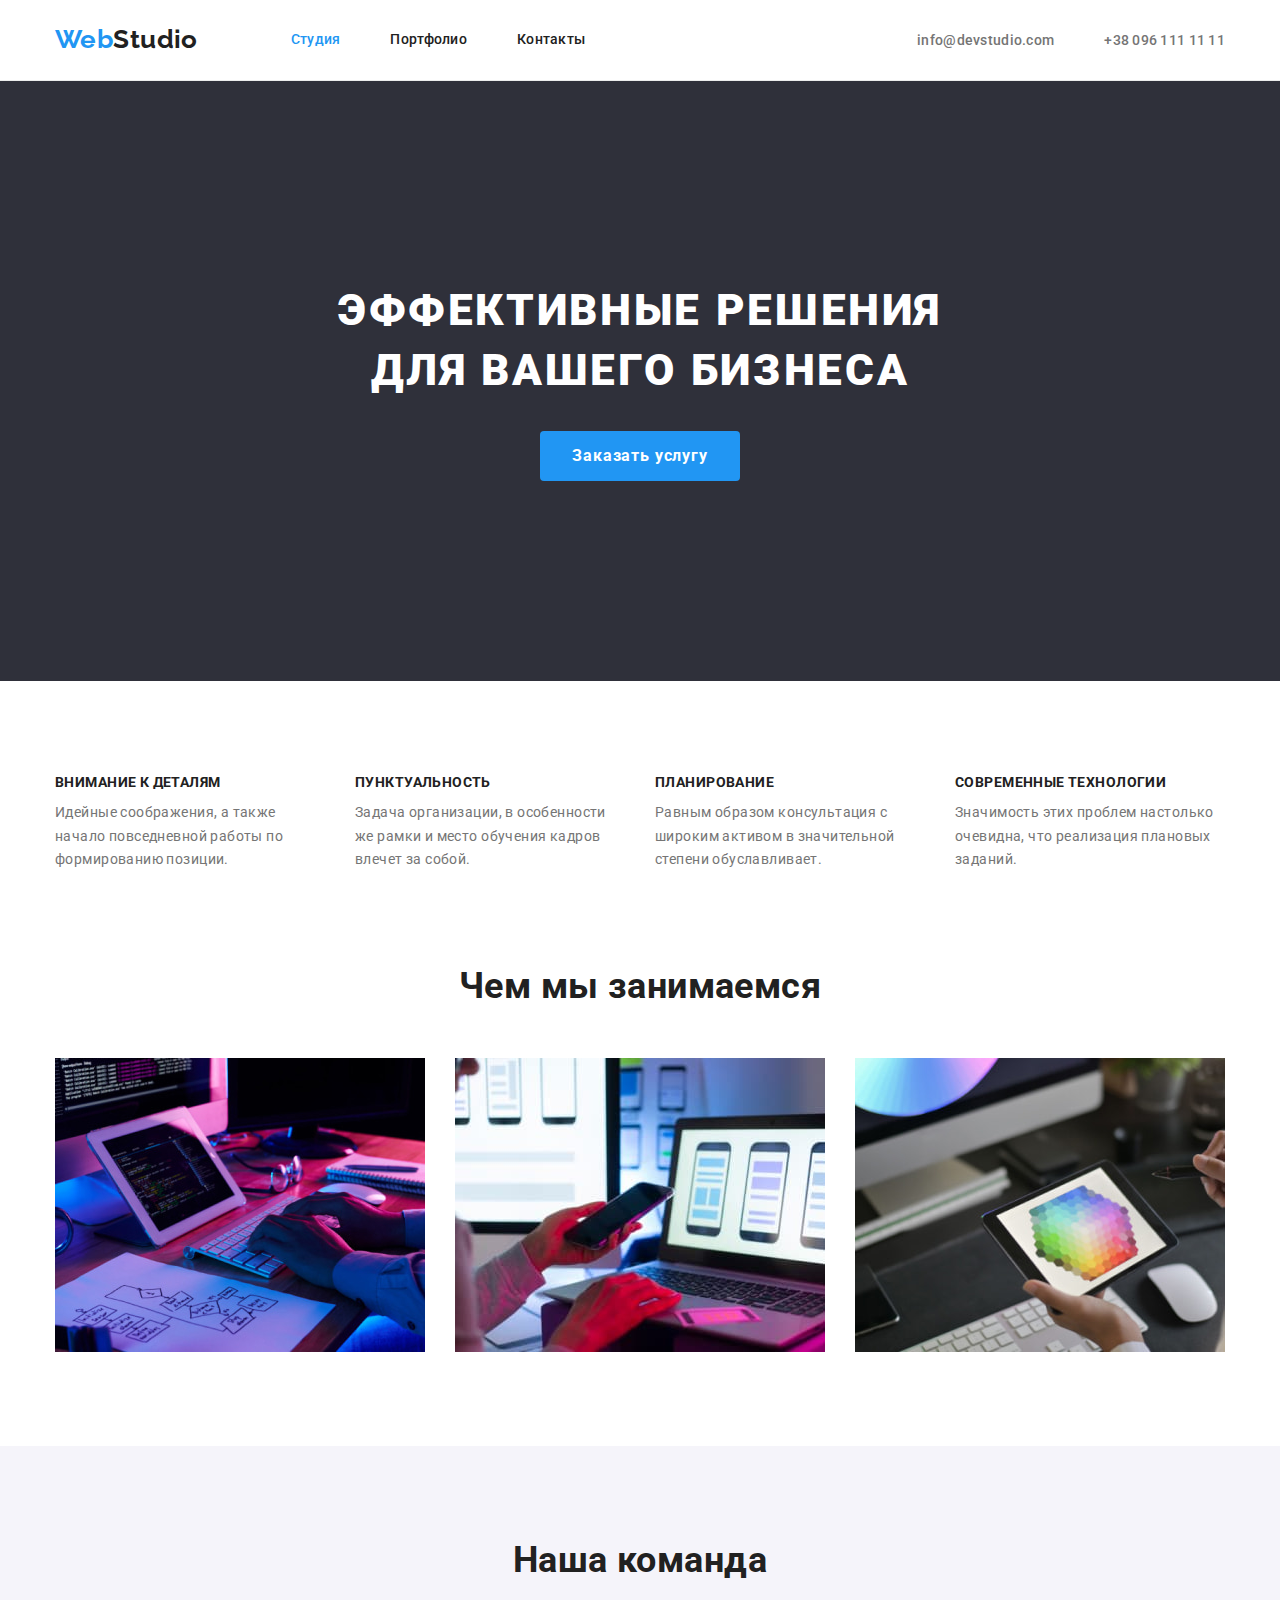
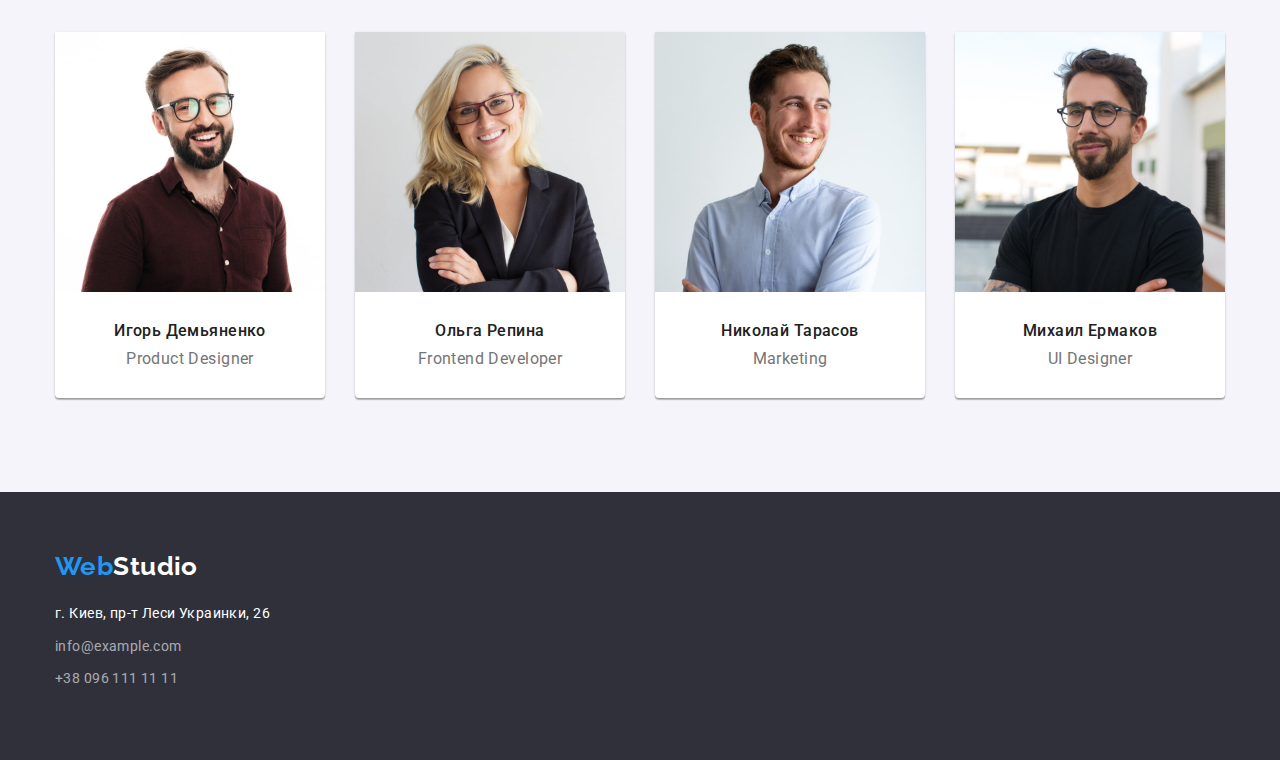
<file: index.html>
<!DOCTYPE html>
<html lang="ru">
  <head>
    <meta charset="UTF-8" />
    <meta http-equiv="X-UA-Compatible" content="IE=edge" />
    <meta name="viewport" content="width=device-width, initial-scale=1.0" />
    <title>Document</title>
    <link
      href="https://fonts.googleapis.com/css2?family=Raleway:wght@700&family=Roboto:wght@400;500;700;900&display=swap"
      rel="stylesheet"
    />
    <link rel="stylesheet" href="https://cdnjs.cloudflare.com/ajax/libs/modern-normalize/1.1.0/modern-normalize.min.css">
    <link rel="stylesheet" href="./css/styles.css" />
  </head>
  <body>
    <header class="header">
      <div class="container main-nav">
        <nav class="main-nav">
          <a class="logo" href="/"><span class="accent">Web</span>Studio</a>
          <ul class="site-nav list">
            <li class="item">
              <a class="link current" href="./index.html">Студия </a>
            </li>
            <li class="item">
              <a class="link" href="./portfolio.html">Портфолио</a>
            </li>
            <li class="item">
              <a class="link" href="/">Контакты</a>
            </li>
          </ul>
        </nav>
        <ul class="list list-info">
          <li class="item">
            <a class="info" href="emailto:info@devstudio.com">info@devstudio.com </a>
          </li>
          <li class="item">
            <a class="info" href="tel:+380961111111"> +38 096 111 11 11</a>
          </li>
        </ul>
      </div>
    </header>
    <main>
      <section class="hero">
          <div class="container">
            <h1 class="hero-title">Эффективные решения для вашего бизнеса</h1>
            <button class="button" type="button">Заказать услугу</button>
          </div>
      </section>
      <section class="section">
         <div class="container">
            <h2 class="visually-hidden">Наши преимущества</h2>
            <ul class="list features">
              <li class="item-features">
                <h3 class="section-title features">Внимание к деталям</h3>
                <p class="text features">
                  Идейные соображения, а также начало повседневной работы по формированию позиции.
                </p>
              </li>
              <li class="item-features">
                <h3 class="section-title features">Пунктуальность</h3>
                <p class="text features">
                  Задача организации, в особенности же рамки и место обучения кадров влечет за собой.
                </p>
              </li>
              <li class="item-features">
                <h3 class="section-title features">Планирование</h3>
                <p class="text features">
                  Равным образом консультация с широким активом в значительной степени обуславливает.
                </p>
              </li>
              <li class="item-features">
                <h3 class="section-title features">Современные технологии</h3>
                <p class="text features">
                  Значимость этих проблем настолько очевидна, что реализация плановых заданий.
                </p>
              </li>
            </ul>
         </div>
      </section>
      <section class="section images-section">
         <div class="container">
            <h2 class="section-title">Чем мы занимаемся</h2>
            <ul class="list images">
              <li class="list-img">
                <img src="./images/img1.jpg " alt="верстка, дизайн, внешнее оформление" width="370" height="294" />
              </li>
              <li class="list-img">
                <img src="./images/img2.jpg " alt="Разметка страницы" width="370" height="294" />
              </li>
              <li class="list-img">
                <img src="./images/img3.jpg " alt="Робота за ПК" width="370" height="294" />
              </li>
            </ul>
         </div>
      </section>
      <section class="section-team section">
         <div class="container">
            <h2 class="section-title">Наша команда</h2>
            <ul class="list team">
              <li class="list-team">
                <img src="./images/photo1.jpg " alt="работник 1" width="270" height="260" />
                <h3 class="section-title worker">Игорь Демьяненко</h3>
                <p class="text-el">Product Designer</p>
              </li>
              <li class="list-team">
                <img src="./images/photo2.jpg " alt="работник 2" width="270" height="260" />
                <h3 class="section-title worker">Ольга Репина</h3>
                <p class="text-el">Frontend Developer</p>
              </li>
              <li class="list-team">
                <img src="./images/photo3.jpg " alt="работник 3" width="270" height="260" />
                <h3 class="section-title worker">Николай Тарасов</h3>
                <p class="text-el">Marketing</p>
              </li>
              <li class="list-team">
                <img src="./images/photo4.jpg " alt="работник 4" width="270" height="260" />
                <h3 class="section-title worker">Михаил Ермаков</h3>
                <p class="text-el">UI Designer</p>
              </li>
            </ul>
         </div>
      </section>
    </main>

    <footer class="footer">
       <div class="container">
          <a class="logo logo-footer" href="/"><span class="accent">Web</span><span class="logo-accent">Studio</span>
          </a>
          <address>
            <ul class="list">
              <li class="footer-contact">
                <a class="address" href="https://bit.ly/3pXMvUd" target="_blank" rel="noopener noreferrer">г. Киев, пр-т Леси
                  Украинки, 26
                </a>
              </li>
              <li class="footer-contact">
                <a class="item-contact" href="mailto:info@devstudio.com">info@example.com</a>
              </li>
              <li class="footer-contact">
                <a class="item-contact" href="tel:+380961111111">+38 096 111 11 11</a>
              </li>
            </ul>
          </address>
       </div>
    </footer>
  </body>
</html>
</file>
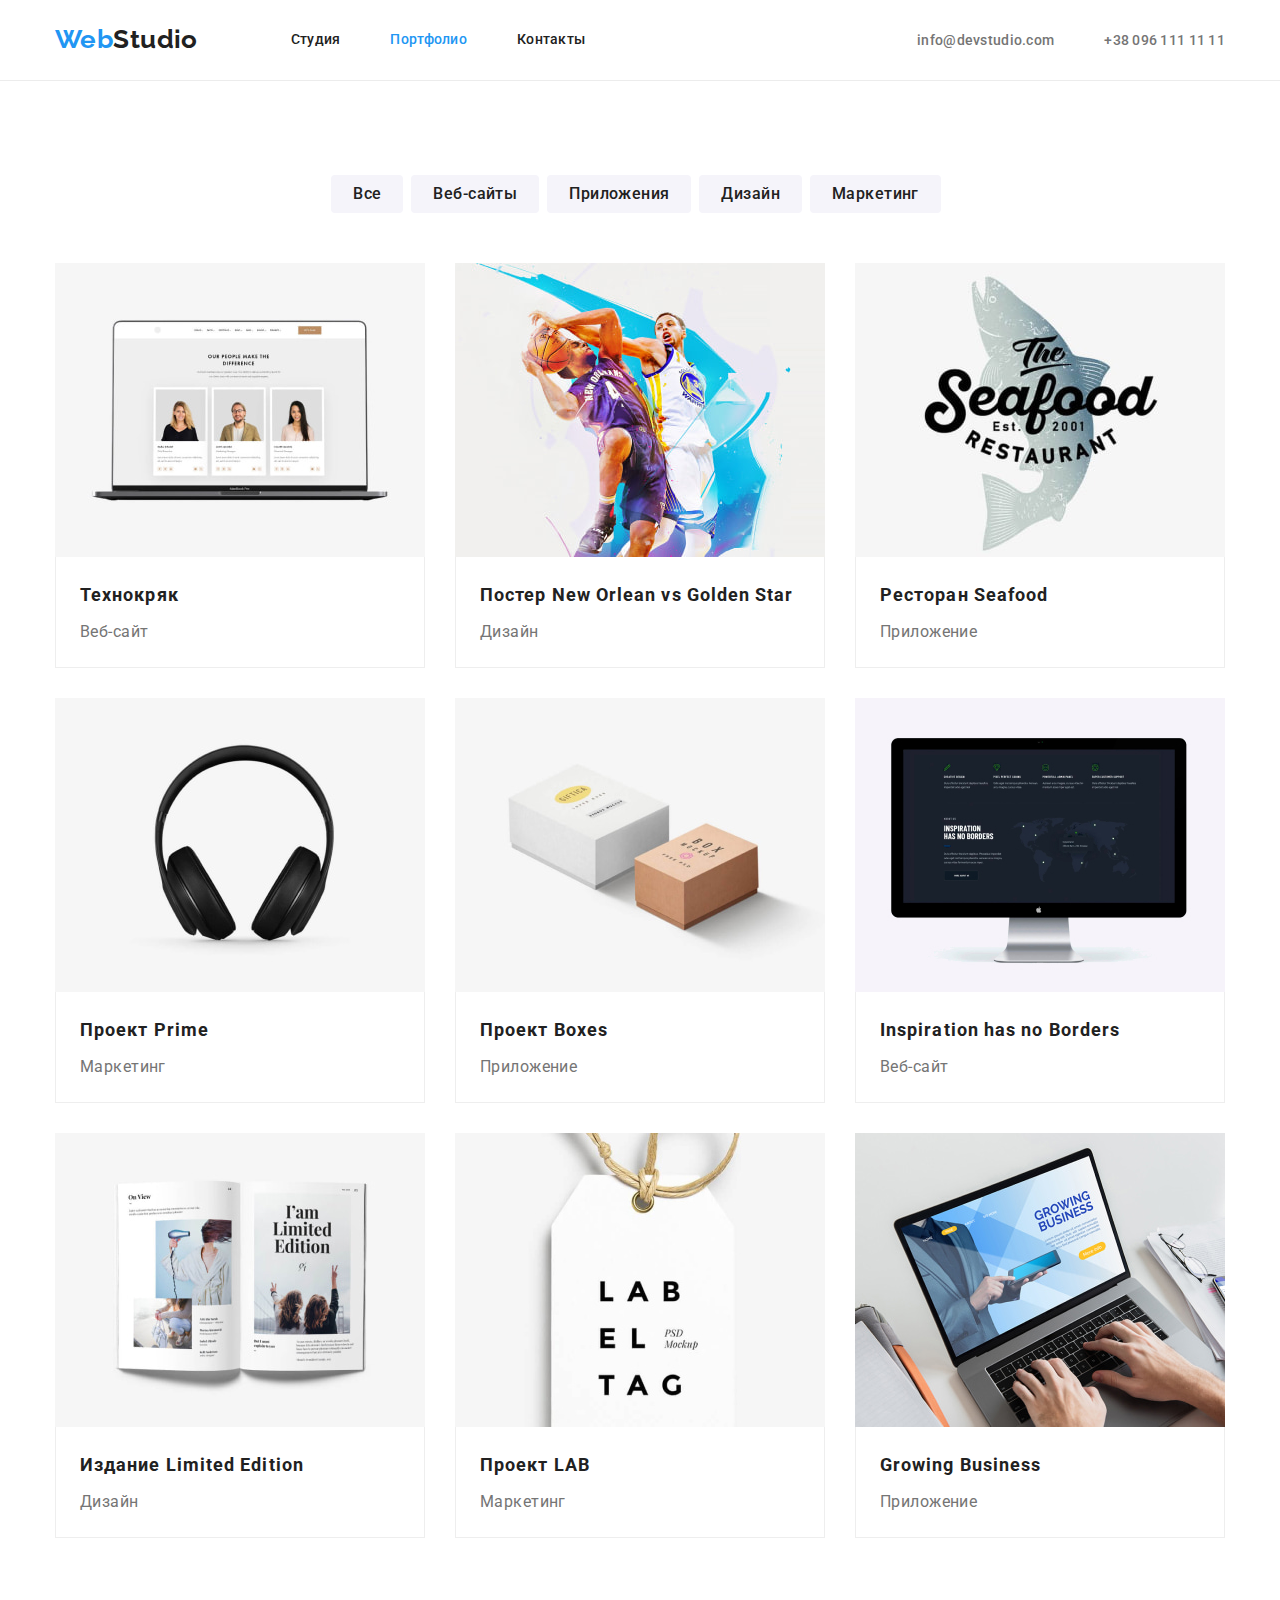
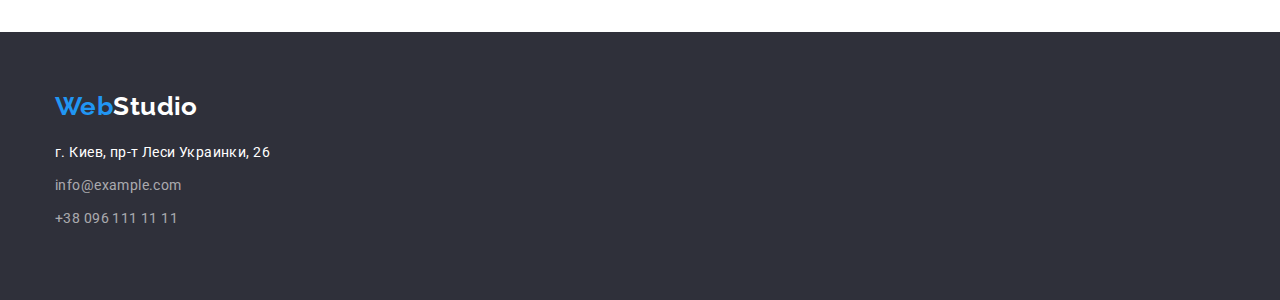
<file: portfolio.html>
<!DOCTYPE html>
<html lang="ru">
  <head>
    <meta charset="UTF-8" />
    <meta http-equiv="X-UA-Compatible" content="IE=edge" />
    <meta name="viewport" content="width=device-width, initial-scale=1.0" />
    <title>Document</title>
    <link
      href="https://fonts.googleapis.com/css2?family=Raleway:wght@700&family=Roboto:wght@400;500;700;900&display=swap"
      rel="stylesheet"
    />
    <link rel="stylesheet" href="https://cdnjs.cloudflare.com/ajax/libs/modern-normalize/1.1.0/modern-normalize.min.css">
    <link rel="stylesheet" href="./css/styles.css" />
  </head>
  <body>
    <header class="header">
        <div class="container  main-nav">
            <nav class="main-nav">
              <a class="logo" href="/"><span class="accent">Web</span>Studio </a>
              <ul class="site-nav list">
                <li class="item">
                  <a class="link" href="./index.html">Студия </a>
                </li>
                <li class="item">
                  <a class="link current" href="./portfolio.html">Портфолио</a>
                </li>
                <li class="item">
                  <a class="link" href="/">Контакты</a>
                </li>
              </ul>
            </nav>
            <ul class="list list-info">
              <li class="item">
                <a class="info" href="emailto:info@devstudio.com">info@devstudio.com </a>
              </li>
              <li class="item">
                <a class="info" href="tel:+380961111111"> +38 096 111 11 11</a>
              </li>
            </ul>
        </div>
    </header>

    <main>
      <section class="section">
          <div class="container">
              <h1 class="visually-hidden">Примеры работ</h1>
              <ul class="list list-button">
                <li>
                  <button class="button" type="button">Все</button>
                </li>
                <li>
                  <button class="button" type="button">Веб-сайты</button>
                </li>
                <li>
                  <button class="button" type="button">Приложения</button>
                </li>
                <li>
                  <button class="button" type="button">Дизайн</button>
                </li>
                <li>
                  <button class="button" type="button">Маркетинг</button>
                </li>
              </ul>
              
              <ul class="list list-cards">
                <li class="card">
                  <article>
                    <div class="card-thumb">
                      <img src="./images/img4.jpg" alt="Веб-сайт Технокряк" width="370" height="294" />
                      <div class="card-content">                    
                        <h2 class="section-title item">Технокряк</h2>
                        <p class="text-item">Веб-сайт</p>
                      </div>
                    </div>
                  </article>
                </li>
                <li class="card">
                  <article>
                    <div class="card-thumb">
                      <img src="./images/img5.jpg" alt="Постер New Orlean vs Golden Star" width="370" height="294" />
                      <div class="card-content">
                        <h2 class="section-title item">Постер New Orlean vs Golden Star</h2>
                        <p class="text-item">Дизайн</p>
                      </div>
                    </div>
                  </article>
                </li>
                <li class="card">
                  <article>
                    <div class="card-thumb">
                      <img src="./images/img6.jpg" alt="Приложение Ресторан Seafood" width="370" height="294" />
                      <div class="card-content">
                        <h2 class="section-title item">Ресторан Seafood</h2>
                        <p class="text-item">Приложение</p>
                      </div>
                    </div>
                  </article>
                </li>
                <li class="card">
                  <article>
                    <div class="card-thumb">
                      <img src="./images/img7.jpg" alt="Проект Prime" width="370" height="294" />
                      <div class="card-content">
                        <h2 class="section-title item">Проект Prime</h2>
                        <p class="text-item">Маркетинг</p>
                      </div>
                    </div>
                  </article>
                </li>
                <li class="card">
                  <article>
                    <div class="card-thumb">
                      <img src="./images/img8.jpg" alt="Проект Boxes" width="370" height="294" />
                      <div class="card-content">
                        <h2 class="section-title item">Проект Boxes</h2>
                        <p class="text-item">Приложение</p>
                      </div>
                    </div>
                  </article>
                </li>
                <li class="card">
                  <article>
                    <div class="card-thumb">
                      <img src="./images/img9.jpg" alt="Веб-сайт Inspiration has no Borders" width="370" height="294" />
                      <div class="card-content">
                        <h2 class="section-title item">Inspiration has no Borders</h2>
                        <p class="text-item">Веб-сайт</p>
                      </div>
                    </div>
                  </article>
                </li>
                <li class="card">
                  <article>
                    <div class="card-thumb">
                      <img src="./images/img10.jpg" alt="Издание Limited Edition" width="370" height="294" />
                      <div class="card-content">
                        <h2 class="section-title item">Издание Limited Edition</h2>
                        <p class="text-item">Дизайн</p>
                      </div>
                    </div>
                  </article>
                </li>
                <li class="card">
                  <article>
                    <div class="card-thumb">
                      <img src="./images/img11.jpg" alt="Проект LAB" width="370" height="294" />
                      <div class="card-content">
                        <h2 class="section-title item">Проект LAB</h2>
                        <p class="text-item">Маркетинг</p>
                      </div>
                    </div>
                  </article>
                </li>
                <li class="card">
                  <article>
                    <div class="card-thumb">
                      <img src="./images/img12.jpg" alt="Приложение Growing Business" width="370" height="294" />
                      <div class="card-content">
                        <h2 class="section-title item">Growing Business</h2>
                        <p class="text-item">Приложение</p>
                      </div>
                    </div>
                  </article>
                </li>
              </ul>
          </div>
      </section>
    </main>

    <footer class="footer">
        <div class="container">
            <a class="logo logo-footer" href="/"><span class="accent">Web</span><span class="logo-accent">Studio</span>
            </a>
            <address>
              <ul class="list">
                <li class="footer-contact">
                  <a class="address" href="https://bit.ly/3pXMvUd" target="_blank" rel="noopener noreferrer">г. Киев, пр-т Леси
                    Украинки, 26
                  </a>
                </li>
                <li class="footer-contact">
                  <a class="item-contact" href="mailto:info@devstudio.com">info@example.com</a>
                </li>
                <li class="footer-contact">
                  <a class="item-contact" href="tel:+380961111111">+38 096 111 11 11</a>
                </li>
              </ul>
            </address>
        </div>
    </footer>
  </body>
</html>
</file>
<file: css/styles.css>
:root {
  --primary-text-color: rgba(33, 33, 33, 1);
  --text-color: rgba(117, 117, 117, 1);
  --white-color: rgba(255, 255, 255, 1);
  --info-text-color: rgba(255, 255, 255, 0.6);
  --secondary-bg-color: rgba(245, 244, 250, 1);
  --accent-bg-color: rgba(47, 48, 58, 1);
  --accent-color: rgba(33, 150, 243, 1);
  --button-color: #188ce8;
}

body {
  color: var(--primary-text-color);
  background-color: var(--white-color);
  font-family: Roboto, sans-serif;
  font-size: 14px;
  letter-spacing: 0.03em;
}

.header {
  border-bottom: 1px solid #ECECEC;;
  background-color: var(--white-color);
}

.container {
  width: 1200px;
  padding-left: 15px;
  padding-right: 15px;
  margin-left: auto;
  margin-right: auto;
}

.main-nav {
  display: flex;
  align-items: center;
}

.logo {
  margin-right: 93px;
  color: var(--primary-text-color);
  font-family: Raleway, sans-serif;
  text-decoration: none;
  font-weight: 700;
  font-size: 26px;
  line-height: 1.15;
}

.logo .accent {
  color: var(--accent-color);
}

.header .list {
  letter-spacing: 0.02em;
}

.list {
  list-style: none;
  padding: 0;
  margin: 0;
}

.site-nav {
  display: flex;
}

.site-nav .item + .item {
  margin-left: 50px;
}

.site-nav .link {
  display: block;
  padding-bottom: 32px;
  padding-top: 32px;
  color: var(--primary-text-color);
  text-decoration: none;
  font-weight: 500;  
  line-height: 1.14;
  
}

.site-nav .link:hover,
.site-nav .link:focus {
  color: var(--accent-color);
}

.site-nav .link.current {
  color: var(--accent-color);
}

.list-info {
  display: flex;
  margin-left: auto;
}

.list-info .item +.item {
  margin-left: 50px;
}

.info {
  color: var(--text-color);
  text-decoration: none;
  font-weight: 500;
  line-height: 1.14;
}

.info:hover,
.info:focus {
  color: var(--accent-color);
}

.hero {
  padding-top: 200px;
  padding-bottom: 200px;
  background-color: var(--accent-bg-color);
  letter-spacing: 0.06em;
  text-align: center;
}

h1, h2, h3, h4, p {
  margin-top: 0;
  margin-bottom: 0;
}

.hero-title {
  width: 696px;
  margin: auto;
  margin-bottom: 30px;
  color: var(--white-color);
  font-weight: 900;
  font-size: 44px;
  line-height: 1.36;
  text-transform: uppercase;
  letter-spacing: 0.06em;
}

.button {
  color: var(--white-color);
  background-color: var(--accent-color);
  border: var(--accent-color);
  font-family: inherit;
  font-weight: 700;
  font-size: 16px;
  line-height: 1.875;
  cursor: pointer;
  letter-spacing: inherit;
  border-radius: 4px;
  padding: 10px 32px;
}

.button:hover,
.button:focus {
  color: var(--white-color);
  background-color: var(--button-color);
}

.list-button {
  display: flex;
  justify-content: center;
}

.list .button {
  margin-right: 8px; 
  padding: 6px 22px;
  color: var(--primary-text-color);
  background-color: var(--secondary-bg-color);
  font-weight: 500;
  font-size: 16px;
  line-height: 1.62;
}

.list .button:hover,
.list .button:focus {
  color: var(--white-color);
  background-color: var(--accent-color);
}

.section {
  padding-top: 94px;
  padding-bottom: 94px;
}

.visually-hidden {
  position: absolute;
  width: 1px;
  height: 1px;
  margin: -1px;
  border: 0;
  padding: 0;
  white-space: nowrap;
  clip-path: inset(100%);
  clip: rect(0 0 0 0);
  overflow: hidden;
}

.list.features {
  display: flex;
}

.item-features {
  width: 270px;
}

.item-features:not(:last-child) {
  margin-right: 30px;
}

.section-title {
  margin-bottom: 50px;

  color: var(--primary-text-color);
  font-weight: 700;
  font-size: 36px;
  line-height: 1.16;
  text-align: center;
}

.section-title.features {
  margin-bottom: 10px;
  text-align: left;
  font-size: 14px;
  line-height: 1.14;
  text-transform: uppercase;
}

.text {
  color: var(--text-color);
}

.text.features {
  line-height: 1.71;
}

.images-section {
  padding-top: 0;
}

.list.images {
  display: flex;
}

.list-img:not(:last-child) {
  margin-right: 30px;
}

img {
  display: block;
  max-width: 100%;
  height: auto;
}

.section-team {
  background-color: var(--secondary-bg-color);
}

.list.team {
  display: flex;
}

.list-team {
  box-shadow: 0px 1px 3px rgba(0, 0, 0, 0.12), 0px 1px 1px rgba(0, 0, 0, 0.14), 0px 2px 1px rgba(0, 0, 0, 0.2);
  border-radius: 0px 0px 4px 4px;
  background-color: var(--white-color);
}

.list-team:not(:last-child) {
  margin-right: 30px;
}

.section-title.worker {
  margin-top: 30px;
  margin-bottom: 10px;
  font-weight: 500;
  font-size: 16px;
  line-height: 1.12;
}

.text-el {
  margin-bottom: 30px;
  text-align: center;
  color: var(--text-color);
  font-size: 16px;
  line-height: 1.12;
}

.list-cards {
  display: flex;
  flex-wrap: wrap;
  margin-top: 50px;
}

.card {
  margin-right: 30px;
  margin-bottom: 30px;
  width: 370px;
  background-color: var(--white-color);
}

.card:nth-child(3n) {
  margin-right: 0;
}

.card:nth-last-child(-n + 3) {
  margin-bottom: 0;
}

.card-content {
  padding: 20px 24px;
  border-left: 1px solid #eeeeee;
  border-right: 1px solid #eeeeee;
  border-bottom: 1px solid #eeeeee;
}

.section-title.item {
  margin-bottom: 4px;
  text-align: left;
  font-weight: 700;
  font-size: 18px;
  line-height: 2;
  letter-spacing: 0.06em;
}

.text-item {
  color: var(--text-color);
  font-size: 16px;
  line-height: 1.87;
}

.footer {
  padding-top: 60px;
  padding-bottom: 60px;
  background-color: var(--accent-bg-color);
}

.logo-footer {
  display: block;
  margin: 0;
  margin-bottom: 20px;
}

.logo .logo-accent {
  color: var(--white-color);
}

.address {
  color: var(--white-color);
  text-decoration: none;
  line-height: 1.71;
  font-style: normal;
}

.address:hover,
.address:focus {
  color: var(--accent-color);
}

.footer-contact {
  margin-bottom: 9px;
}

.footer-contact-list:last-child {
  margin-bottom: 0;
}

.item-contact {
  color: var(--info-text-color);
  text-decoration: none;
  line-height: 1.71;
  font-style: normal;
}

.item-contact:hover,
.item-contact:focus {
  color: var(--accent-color);
}
</file>
